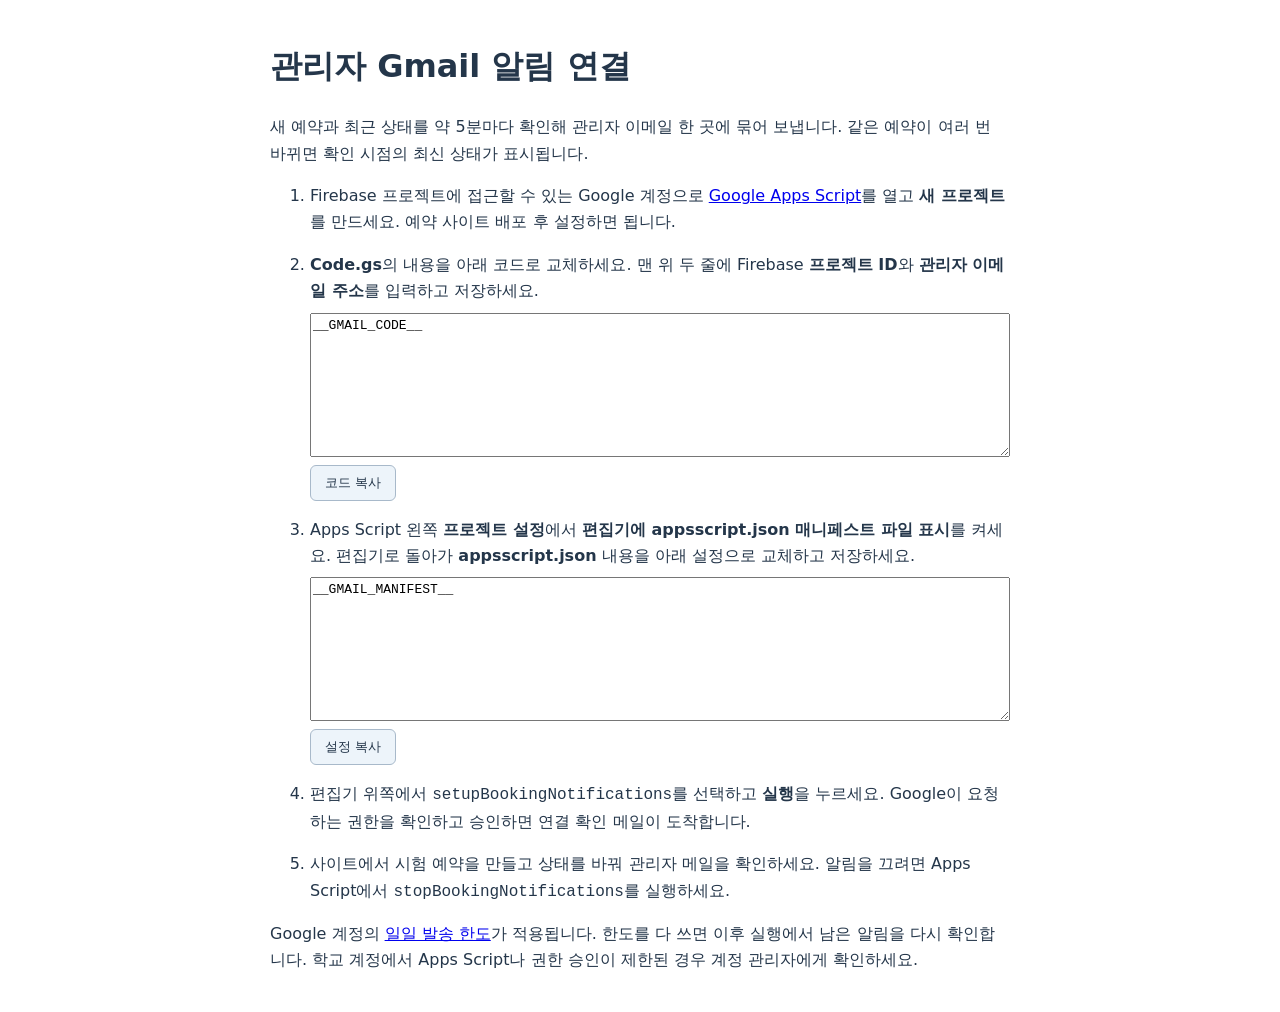
<file: firebase-template/gmail-install.html>
<!doctype html>
<html lang="ko">
<meta charset="utf-8">
<meta name="viewport" content="width=device-width,initial-scale=1">
<title>관리자 Gmail 알림 연결</title>
<style>
  body {max-width:740px;margin:40px auto;padding:0 20px;font:16px/1.65 system-ui,sans-serif;color:#24364a}
  li {margin:16px 0}
  textarea {display:block;width:100%;box-sizing:border-box;min-height:9rem;margin:8px 0;font:13px/1.5 monospace}
  button {padding:8px 14px;border:1px solid #a8b9ca;border-radius:6px;background:#edf4fa;color:inherit;cursor:pointer}
</style>
<h1>관리자 Gmail 알림 연결</h1>
<!-- gmail-guide-start -->
<p>새 예약과 최근 상태를 약 5분마다 확인해 관리자 이메일 한 곳에 묶어 보냅니다. 같은 예약이 여러 번 바뀌면 확인 시점의 최신 상태가 표시됩니다.</p>
<ol>
  <li>Firebase 프로젝트에 접근할 수 있는 Google 계정으로 <a href="https://script.google.com/home/start" target="_blank" rel="noopener">Google Apps Script</a>를 열고 <b>새 프로젝트</b>를 만드세요. 예약 사이트 배포 후 설정하면 됩니다.</li>
  <li><b>Code.gs</b>의 내용을 아래 코드로 교체하세요. 맨 위 두 줄에 Firebase <b>프로젝트 ID</b>와 <b>관리자 이메일 주소</b>를 입력하고 저장하세요.
    <textarea readonly id="code" aria-label="Apps Script 코드">__GMAIL_CODE__</textarea>
    <button type="button" data-copy="code">코드 복사</button>
  </li>
  <li>Apps Script 왼쪽 <b>프로젝트 설정</b>에서 <b>편집기에 appsscript.json 매니페스트 파일 표시</b>를 켜세요. 편집기로 돌아가 <b>appsscript.json</b> 내용을 아래 설정으로 교체하고 저장하세요.
    <textarea readonly id="manifest" aria-label="Apps Script 매니페스트">__GMAIL_MANIFEST__</textarea>
    <button type="button" data-copy="manifest">설정 복사</button>
  </li>
  <li>편집기 위쪽에서 <code>setupBookingNotifications</code>를 선택하고 <b>실행</b>을 누르세요. Google이 요청하는 권한을 확인하고 승인하면 연결 확인 메일이 도착합니다.</li>
  <li>사이트에서 시험 예약을 만들고 상태를 바꿔 관리자 메일을 확인하세요. 알림을 끄려면 Apps Script에서 <code>stopBookingNotifications</code>를 실행하세요.</li>
</ol>
<p id="copy-status" role="status"></p>
<p>Google 계정의 <a href="https://developers.google.com/apps-script/guides/services/quotas" target="_blank" rel="noopener">일일 발송 한도</a>가 적용됩니다. 한도를 다 쓰면 이후 실행에서 남은 알림을 다시 확인합니다. 학교 계정에서 Apps Script나 권한 승인이 제한된 경우 계정 관리자에게 확인하세요.</p>
<!-- gmail-guide-end -->
<script>
  document.addEventListener('click', async event => {
    const key = event.target.dataset.copy;
    if (!key) return;
    const input = document.getElementById(key);
    const status = document.getElementById('copy-status');
    try {
      await navigator.clipboard.writeText(input.value);
      status.textContent = '복사했어요.';
    } catch {
      input.select();
      status.textContent = '선택된 내용을 Ctrl+C로 복사하세요.';
    }
  });
</script>
</html>
</file>
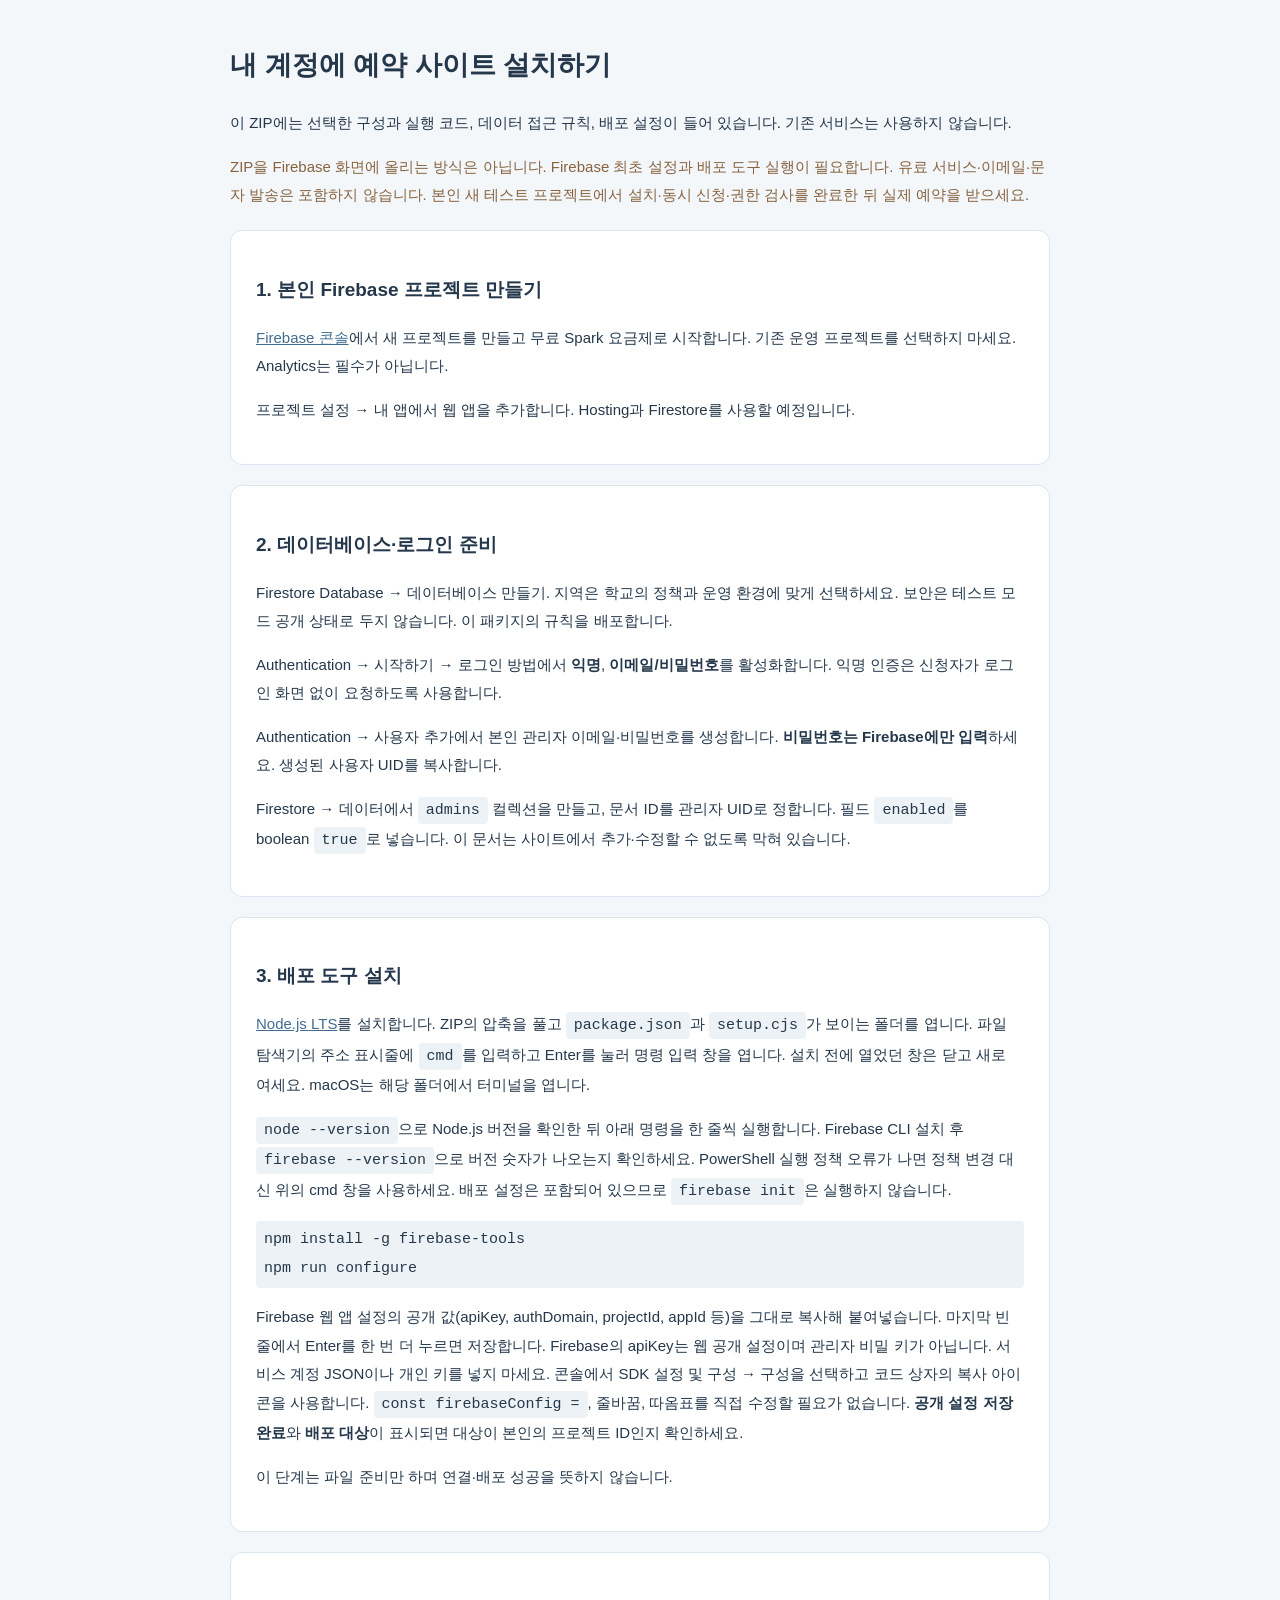
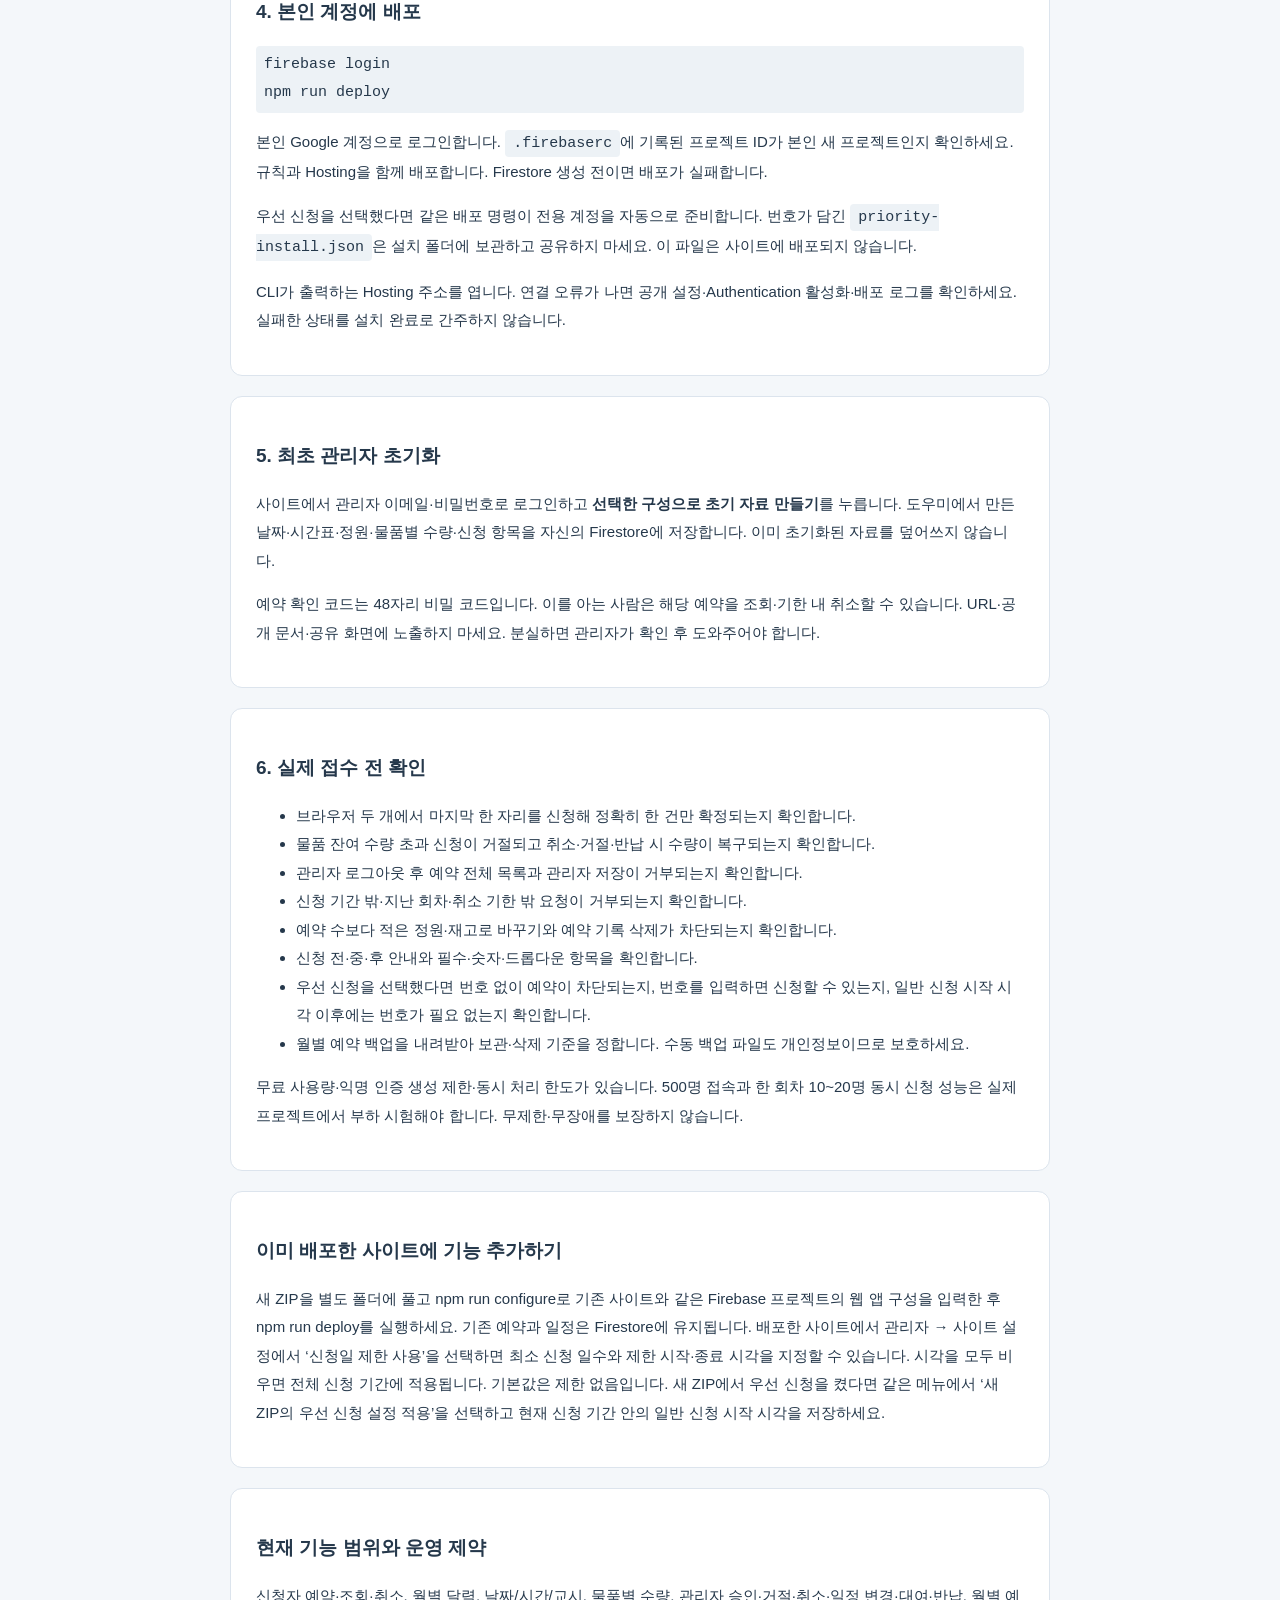
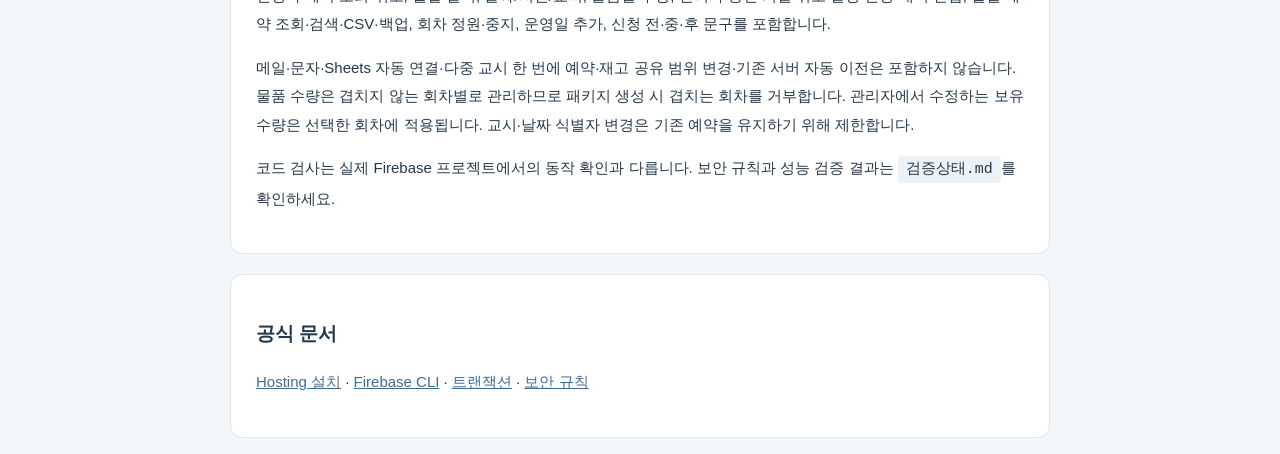
<file: firebase-template/시작하기.html>
<!doctype html><html lang="ko"><meta charset="utf-8"><meta name="viewport" content="width=device-width,initial-scale=1"><title>내 Firebase에 예약 사이트 설치하기</title><style>body{font:15px/1.9 'Malgun Gothic',sans-serif;margin:40px auto;max-width:820px;padding:0 22px;color:#25384b;background:#f4f7fa}section{background:#fff;padding:25px;margin:20px 0;border:1px solid #dce4ed;border-radius:12px}h1{font-size:27px}h2{font-size:19px}code,pre{background:#edf2f6;padding:5px 8px;border-radius:4px;white-space:pre-wrap}a{color:#426c90}.note{color:#876340}</style><h1>내 계정에 예약 사이트 설치하기</h1><p>이 ZIP에는 선택한 구성과 실행 코드, 데이터 접근 규칙, 배포 설정이 들어 있습니다. 기존 서비스는 사용하지 않습니다.</p><p class="note">ZIP을 Firebase 화면에 올리는 방식은 아닙니다. Firebase 최초 설정과 배포 도구 실행이 필요합니다. 유료 서비스·이메일·문자 발송은 포함하지 않습니다. 본인 새 테스트 프로젝트에서 설치·동시 신청·권한 검사를 완료한 뒤 실제 예약을 받으세요.</p><section><h2>1. 본인 Firebase 프로젝트 만들기</h2><p><a href="https://console.firebase.google.com/" target="_blank" rel="noopener">Firebase 콘솔</a>에서 새 프로젝트를 만들고 무료 Spark 요금제로 시작합니다. 기존 운영 프로젝트를 선택하지 마세요. Analytics는 필수가 아닙니다.</p><p>프로젝트 설정 → 내 앱에서 웹 앱을 추가합니다. Hosting과 Firestore를 사용할 예정입니다.</p></section><section><h2>2. 데이터베이스·로그인 준비</h2><p>Firestore Database → 데이터베이스 만들기. 지역은 학교의 정책과 운영 환경에 맞게 선택하세요. 보안은 테스트 모드 공개 상태로 두지 않습니다. 이 패키지의 규칙을 배포합니다.</p><p>Authentication → 시작하기 → 로그인 방법에서 <strong>익명</strong>, <strong>이메일/비밀번호</strong>를 활성화합니다. 익명 인증은 신청자가 로그인 화면 없이 요청하도록 사용합니다.</p><p>Authentication → 사용자 추가에서 본인 관리자 이메일·비밀번호를 생성합니다. <strong>비밀번호는 Firebase에만 입력</strong>하세요. 생성된 사용자 UID를 복사합니다.</p><p>Firestore → 데이터에서 <code>admins</code> 컬렉션을 만들고, 문서 ID를 관리자 UID로 정합니다. 필드 <code>enabled</code>를 boolean <code>true</code>로 넣습니다. 이 문서는 사이트에서 추가·수정할 수 없도록 막혀 있습니다.</p></section><section><h2>3. 배포 도구 설치</h2><p><a href="https://nodejs.org/" target="_blank" rel="noopener">Node.js LTS</a>를 설치합니다. ZIP의 압축을 풀고 <code>package.json</code>과 <code>setup.cjs</code>가 보이는 폴더를 엽니다. 파일 탐색기의 주소 표시줄에 <code>cmd</code>를 입력하고 Enter를 눌러 명령 입력 창을 엽니다. 설치 전에 열었던 창은 닫고 새로 여세요. macOS는 해당 폴더에서 터미널을 엽니다.</p><p><code>node --version</code>으로 Node.js 버전을 확인한 뒤 아래 명령을 한 줄씩 실행합니다. Firebase CLI 설치 후 <code>firebase --version</code>으로 버전 숫자가 나오는지 확인하세요. PowerShell 실행 정책 오류가 나면 정책 변경 대신 위의 cmd 창을 사용하세요. 배포 설정은 포함되어 있으므로 <code>firebase init</code>은 실행하지 않습니다.</p><pre>npm install -g firebase-tools
npm run configure</pre><p>Firebase 웹 앱 설정의 공개 값(apiKey, authDomain, projectId, appId 등)을 그대로 복사해 붙여넣습니다. 마지막 빈 줄에서 Enter를 한 번 더 누르면 저장합니다. Firebase의 apiKey는 웹 공개 설정이며 관리자 비밀 키가 아닙니다. 서비스 계정 JSON이나 개인 키를 넣지 마세요. 콘솔에서 SDK 설정 및 구성 → 구성을 선택하고 코드 상자의 복사 아이콘을 사용합니다. <code>const firebaseConfig =</code>, 줄바꿈, 따옴표를 직접 수정할 필요가 없습니다. <strong>공개 설정 저장 완료</strong>와 <strong>배포 대상</strong>이 표시되면 대상이 본인의 프로젝트 ID인지 확인하세요.</p><p>이 단계는 파일 준비만 하며 연결·배포 성공을 뜻하지 않습니다.</p></section><section><h2>4. 본인 계정에 배포</h2><pre>firebase login
npm run deploy</pre><p>본인 Google 계정으로 로그인합니다. <code>.firebaserc</code>에 기록된 프로젝트 ID가 본인 새 프로젝트인지 확인하세요. 규칙과 Hosting을 함께 배포합니다. Firestore 생성 전이면 배포가 실패합니다.</p><p>우선 신청을 선택했다면 같은 배포 명령이 전용 계정을 자동으로 준비합니다. 번호가 담긴 <code>priority-install.json</code>은 설치 폴더에 보관하고 공유하지 마세요. 이 파일은 사이트에 배포되지 않습니다.</p><p>CLI가 출력하는 Hosting 주소를 엽니다. 연결 오류가 나면 공개 설정·Authentication 활성화·배포 로그를 확인하세요. 실패한 상태를 설치 완료로 간주하지 않습니다.</p></section><section><h2>5. 최초 관리자 초기화</h2><p>사이트에서 관리자 이메일·비밀번호로 로그인하고 <strong>선택한 구성으로 초기 자료 만들기</strong>를 누릅니다. 도우미에서 만든 날짜·시간표·정원·물품별 수량·신청 항목을 자신의 Firestore에 저장합니다. 이미 초기화된 자료를 덮어쓰지 않습니다.</p><p>예약 확인 코드는 48자리 비밀 코드입니다. 이를 아는 사람은 해당 예약을 조회·기한 내 취소할 수 있습니다. URL·공개 문서·공유 화면에 노출하지 마세요. 분실하면 관리자가 확인 후 도와주어야 합니다.</p></section><section><h2>6. 실제 접수 전 확인</h2><ul><li>브라우저 두 개에서 마지막 한 자리를 신청해 정확히 한 건만 확정되는지 확인합니다.</li><li>물품 잔여 수량 초과 신청이 거절되고 취소·거절·반납 시 수량이 복구되는지 확인합니다.</li><li>관리자 로그아웃 후 예약 전체 목록과 관리자 저장이 거부되는지 확인합니다.</li><li>신청 기간 밖·지난 회차·취소 기한 밖 요청이 거부되는지 확인합니다.</li><li>예약 수보다 적은 정원·재고로 바꾸기와 예약 기록 삭제가 차단되는지 확인합니다.</li><li>신청 전·중·후 안내와 필수·숫자·드롭다운 항목을 확인합니다.</li><li>우선 신청을 선택했다면 번호 없이 예약이 차단되는지, 번호를 입력하면 신청할 수 있는지, 일반 신청 시작 시각 이후에는 번호가 필요 없는지 확인합니다.</li><li>월별 예약 백업을 내려받아 보관·삭제 기준을 정합니다. 수동 백업 파일도 개인정보이므로 보호하세요.</li></ul><p>무료 사용량·익명 인증 생성 제한·동시 처리 한도가 있습니다. 500명 접속과 한 회차 10~20명 동시 신청 성능은 실제 프로젝트에서 부하 시험해야 합니다. 무제한·무장애를 보장하지 않습니다.</p></section><section><h2>이미 배포한 사이트에 기능 추가하기</h2><p>새 ZIP을 별도 폴더에 풀고 npm run configure로 기존 사이트와 같은 Firebase 프로젝트의 웹 앱 구성을 입력한 후 npm run deploy를 실행하세요. 기존 예약과 일정은 Firestore에 유지됩니다. 배포한 사이트에서 관리자 → 사이트 설정에서 ‘신청일 제한 사용’을 선택하면 최소 신청 일수와 제한 시작·종료 시각을 지정할 수 있습니다. 시각을 모두 비우면 전체 신청 기간에 적용됩니다. 기본값은 제한 없음입니다. 새 ZIP에서 우선 신청을 켰다면 같은 메뉴에서 ‘새 ZIP의 우선 신청 설정 적용’을 선택하고 현재 신청 기간 안의 일반 신청 시작 시각을 저장하세요.</p></section><section><h2>현재 기능 범위와 운영 제약</h2><p>신청자 예약·조회·취소, 월별 달력, 날짜/시간/교시, 물품별 수량, 관리자 승인·거절·취소·일정 변경·대여·반납, 월별 예약 조회·검색·CSV·백업, 회차 정원·중지, 운영일 추가, 신청 전·중·후 문구를 포함합니다.</p><p>메일·문자·Sheets 자동 연결·다중 교시 한 번에 예약·재고 공유 범위 변경·기존 서버 자동 이전은 포함하지 않습니다. 물품 수량은 겹치지 않는 회차별로 관리하므로 패키지 생성 시 겹치는 회차를 거부합니다. 관리자에서 수정하는 보유 수량은 선택한 회차에 적용됩니다. 교시·날짜 식별자 변경은 기존 예약을 유지하기 위해 제한합니다.</p><p>코드 검사는 실제 Firebase 프로젝트에서의 동작 확인과 다릅니다. 보안 규칙과 성능 검증 결과는 <code>검증상태.md</code>를 확인하세요.</p></section><section><h2>공식 문서</h2><p><a href="https://firebase.google.com/docs/hosting/quickstart">Hosting 설치</a> · <a href="https://firebase.google.com/docs/cli">Firebase CLI</a> · <a href="https://firebase.google.com/docs/firestore/manage-data/transactions">트랜잭션</a> · <a href="https://firebase.google.com/docs/firestore/security/rules-conditions">보안 규칙</a></p></section></html>
</file>
